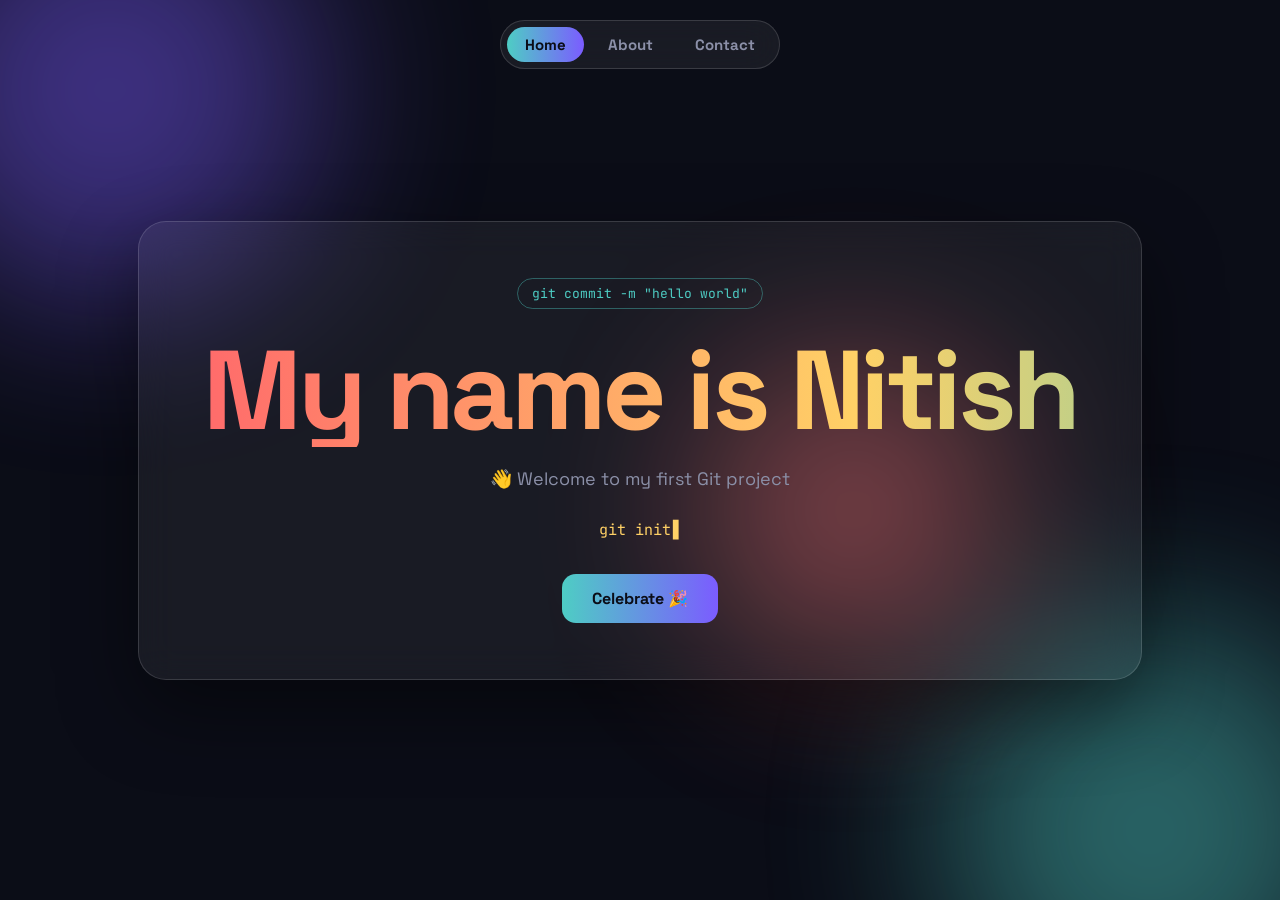
<file: index.html>
<!DOCTYPE html>
<html lang="en">
<head>
  <meta charset="UTF-8">
  <meta name="viewport" content="width=device-width, initial-scale=1.0">
  <title>My name is Nitish</title>
  <link href="https://fonts.googleapis.com/css2?family=Space+Grotesk:wght@400;700&family=JetBrains+Mono&display=swap" rel="stylesheet">
  <style>
    :root {
      --bg: #0b0d17;
      --text: #f2f3f8;
      --muted: #8b90a8;
      --a: #ff6b6b;
      --b: #ffd166;
      --c: #4ecdc4;
      --d: #7b5cff;
    }
    * { margin: 0; padding: 0; box-sizing: border-box; }

    body {
      min-height: 100vh;
      display: grid;
      place-items: center;
      background: var(--bg);
      color: var(--text);
      font-family: "Space Grotesk", sans-serif;
      overflow: hidden;
    }

    /* Moving colour blobs in the background */
    .blob {
      position: fixed;
      width: 420px; height: 420px;
      border-radius: 50%;
      filter: blur(90px);
      opacity: 0.45;
      animation: float 14s ease-in-out infinite alternate;
    }
    .blob.one   { background: var(--d); top: -120px; left: -100px; }
    .blob.two   { background: var(--c); bottom: -140px; right: -80px; animation-delay: -5s; }
    .blob.three { background: var(--a); top: 40%; left: 55%; width: 300px; height: 300px; animation-delay: -9s; }
    @keyframes float {
      to { transform: translate(80px, 60px) scale(1.15); }
    }

    /* Frosted glass card */
    .card {
      position: relative;
      text-align: center;
      padding: 56px 64px;
      margin: 16px;
      border-radius: 28px;
      background: rgba(255,255,255,0.06);
      border: 1px solid rgba(255,255,255,0.14);
      backdrop-filter: blur(18px);
      -webkit-backdrop-filter: blur(18px);
      box-shadow: 0 30px 80px rgba(0,0,0,0.45);
      animation: rise 0.9s cubic-bezier(.2,.8,.2,1) both;
    }
    @keyframes rise {
      from { opacity: 0; transform: translateY(40px) scale(0.96); }
    }

    .tag {
      display: inline-block;
      font-family: "JetBrains Mono", monospace;
      font-size: 13px;
      color: var(--c);
      border: 1px solid rgba(78,205,196,0.4);
      padding: 6px 14px;
      border-radius: 999px;
      margin-bottom: 26px;
    }

    h1 {
      font-size: clamp(48px, 11vw, 112px);
      font-weight: 700;
      line-height: 1;
      letter-spacing: -0.04em;
      background: linear-gradient(90deg, var(--a), var(--b), var(--c), var(--d), var(--a));
      background-size: 300% 100%;
      -webkit-background-clip: text;
      background-clip: text;
      color: transparent;
      animation: shine 6s linear infinite;
    }
    @keyframes shine { to { background-position: 300% 0; } }

    .wave { display: inline-block; animation: wave 2.2s ease-in-out infinite; transform-origin: 70% 70%; }
    @keyframes wave {
      0%, 60%, 100% { transform: rotate(0); }
      10%, 30% { transform: rotate(14deg); }
      20% { transform: rotate(-8deg); }
      40% { transform: rotate(-4deg); }
      50% { transform: rotate(10deg); }
    }

    p {
      margin-top: 20px;
      color: var(--muted);
      font-size: 18px;
    }

    .typed {
      margin-top: 30px;
      font-family: "JetBrains Mono", monospace;
      font-size: 15px;
      color: var(--b);
      min-height: 22px;
    }
    .typed::after {
      content: "▋";
      margin-left: 2px;
      animation: blink 1s steps(1) infinite;
    }
    @keyframes blink { 50% { opacity: 0; } }

    button {
      margin-top: 32px;
      font: inherit;
      font-weight: 700;
      color: var(--bg);
      background: linear-gradient(90deg, var(--c), var(--d));
      border: 0;
      padding: 14px 30px;
      border-radius: 14px;
      cursor: pointer;
      transition: transform .2s, box-shadow .2s;
    }
    button:hover { transform: translateY(-3px); box-shadow: 0 12px 30px rgba(123,92,255,0.45); }
    button:active { transform: translateY(0); }

    /* Confetti pieces */
    .confetti {
      position: fixed;
      top: -20px;
      width: 10px; height: 14px;
      border-radius: 2px;
      pointer-events: none;
      animation: fall linear forwards;
    }
    @keyframes fall {
      to { transform: translateY(110vh) rotate(720deg); }
    }

    @media (max-width: 520px) {
      .card { padding: 40px 24px; }
    }
    /* Menu at the top (same as style.css) */
    nav {
      position: fixed; top: 20px; left: 50%; transform: translateX(-50%);
      display: flex; gap: 6px; padding: 6px; border-radius: 999px;
      background: rgba(255,255,255,0.06); border: 1px solid rgba(255,255,255,0.14);
      backdrop-filter: blur(18px); -webkit-backdrop-filter: blur(18px); z-index: 10;
    }
    nav a {
      color: var(--muted); text-decoration: none; font-weight: 700; font-size: 15px;
      padding: 8px 18px; border-radius: 999px; transition: color .2s, background .2s;
    }
    nav a:hover { color: var(--text); background: rgba(255,255,255,0.08); }
    nav a.active { color: var(--bg); background: linear-gradient(90deg, var(--c), var(--d)); }
  </style>
</head>
<body>
  <div class="blob one"></div>
  <div class="blob two"></div>
  <div class="blob three"></div>

  <nav>
    <a href="index.html" class="active">Home</a>
    <a href="about.html">About</a>
    <a href="contact.html">Contact</a>
  </nav>

  <main class="card">
    <span class="tag">git commit -m "hello world"</span>
    <h1>My name is Nitish</h1>
    <p><span class="wave">👋</span> Welcome to my first Git project</p>
    <div class="typed" id="typed"></div>
    <button id="party">Celebrate 🎉</button>
  </main>

  <script>
    // Typewriter effect: types each Git command, deletes it, moves to the next
    const lines = [
      "git init",
      "git add index.html",
      "git commit -m \"Hello World\"",
      "git push origin main"
    ];
    const el = document.getElementById("typed");
    let line = 0, char = 0, deleting = false;

    function type() {
      const text = lines[line];
      el.textContent = text.slice(0, char);
      if (!deleting && char < text.length) { char++; setTimeout(type, 70); }
      else if (!deleting) { deleting = true; setTimeout(type, 1400); }
      else if (char > 0) { char--; setTimeout(type, 35); }
      else { deleting = false; line = (line + 1) % lines.length; setTimeout(type, 300); }
    }
    type();

    // Confetti burst when the button is clicked
    const colors = ["#ff6b6b", "#ffd166", "#4ecdc4", "#7b5cff", "#f2f3f8"];
    document.getElementById("party").addEventListener("click", () => {
      for (let i = 0; i < 120; i++) {
        const c = document.createElement("div");
        c.className = "confetti";
        c.style.left = Math.random() * 100 + "vw";
        c.style.background = colors[Math.floor(Math.random() * colors.length)];
        c.style.animationDuration = 2 + Math.random() * 2.5 + "s";
        c.style.animationDelay = Math.random() * 0.4 + "s";
        document.body.appendChild(c);
        setTimeout(() => c.remove(), 5000);
      }
    });
  </script>
</body>
</html>
</file>
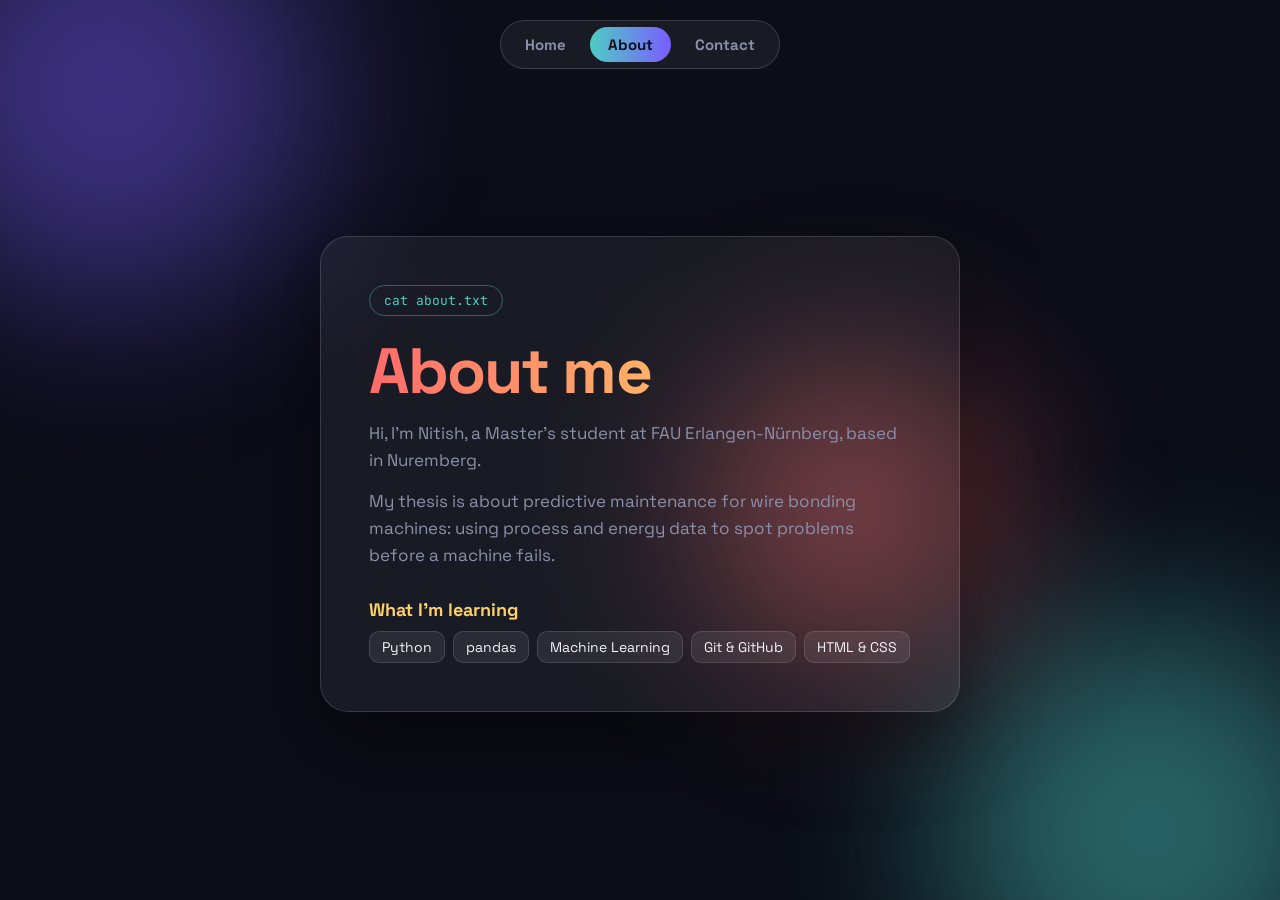
<file: about.html>
<!DOCTYPE html>
<html lang="en">
<head>
  <meta charset="UTF-8">
  <meta name="viewport" content="width=device-width, initial-scale=1.0">
  <title>About | Nitish</title>
  <link href="https://fonts.googleapis.com/css2?family=Space+Grotesk:wght@400;700&family=JetBrains+Mono&display=swap" rel="stylesheet">
  <link rel="stylesheet" href="style.css">
</head>
<body>
  <div class="blob one"></div>
  <div class="blob two"></div>
  <div class="blob three"></div>

  <nav>
    <a href="index.html">Home</a>
    <a href="about.html" class="active">About</a>
    <a href="contact.html">Contact</a>
  </nav>

  <main class="card">
    <span class="tag">cat about.txt</span>
    <h1>About me</h1>
    <p>Hi, I'm Nitish, a Master's student at FAU Erlangen-Nürnberg, based in Nuremberg.</p>
    <p>My thesis is about predictive maintenance for wire bonding machines: using process and energy data to spot problems before a machine fails.</p>

    <h2>What I'm learning</h2>
    <div class="chips">
      <span>Python</span>
      <span>pandas</span>
      <span>Machine Learning</span>
      <span>Git &amp; GitHub</span>
      <span>HTML &amp; CSS</span>
    </div>
  </main>
</body>
</html>
</file>
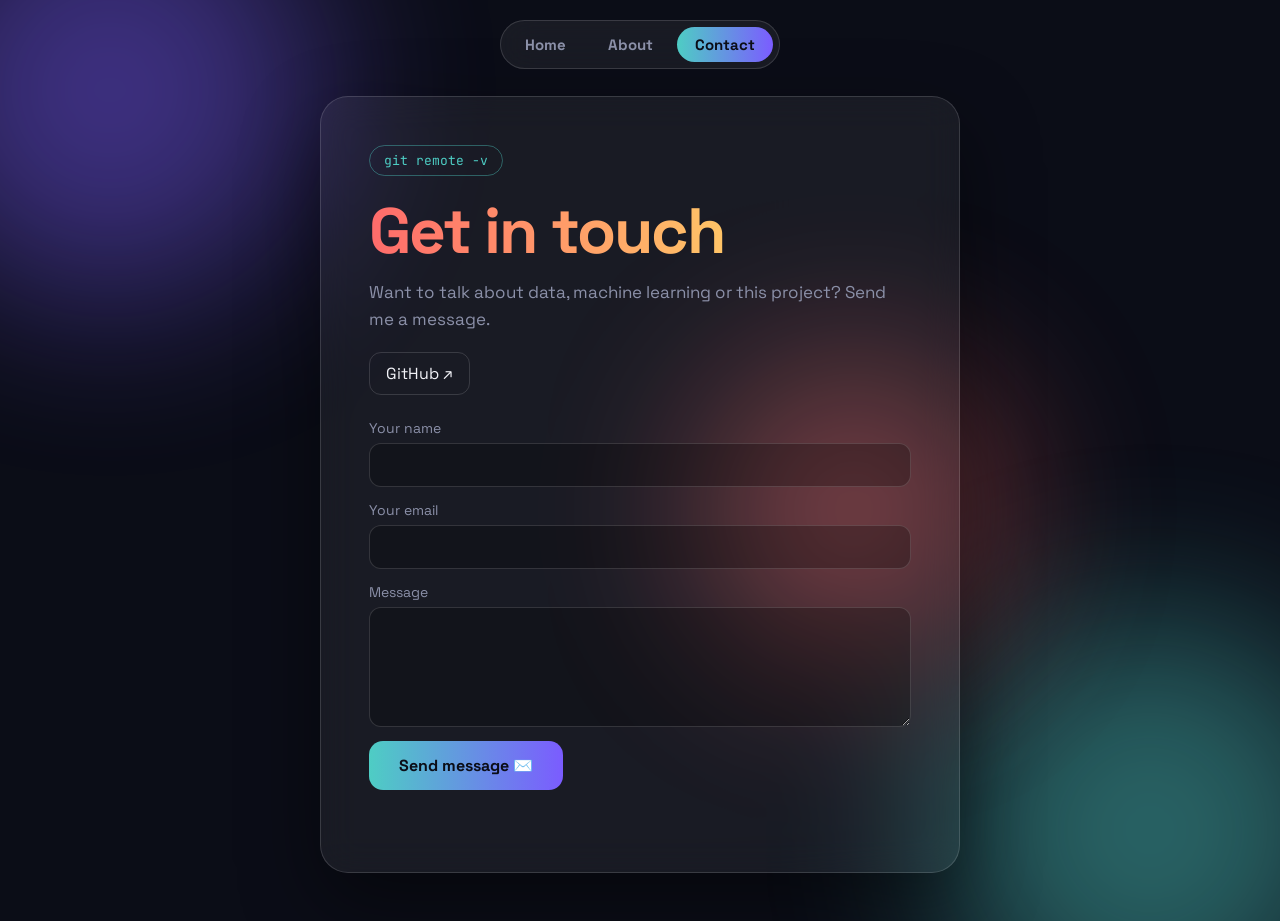
<file: contact.html>
<!DOCTYPE html>
<html lang="en">
<head>
  <meta charset="UTF-8">
  <meta name="viewport" content="width=device-width, initial-scale=1.0">
  <title>Contact | Nitish</title>
  <link href="https://fonts.googleapis.com/css2?family=Space+Grotesk:wght@400;700&family=JetBrains+Mono&display=swap" rel="stylesheet">
  <link rel="stylesheet" href="style.css">
</head>
<body>
  <div class="blob one"></div>
  <div class="blob two"></div>
  <div class="blob three"></div>

  <nav>
    <a href="index.html">Home</a>
    <a href="about.html">About</a>
    <a href="contact.html" class="active">Contact</a>
  </nav>

  <main class="card">
    <span class="tag">git remote -v</span>
    <h1>Get in touch</h1>
    <p>Want to talk about data, machine learning or this project? Send me a message.</p>

    <div class="links">
      <a href="https://github.com/nitishsavadakar" target="_blank">GitHub ↗</a>
    </div>

    <form id="contact-form">
      <label>Your name
        <input type="text" id="name" required>
      </label>
      <label>Your email
        <input type="email" id="email" required>
      </label>
      <label>Message
        <textarea id="message" required></textarea>
      </label>
      <button type="submit">Send message ✉️</button>
      <div class="note" id="note"></div>
    </form>
  </main>

  <script>
    // Demo only: nothing is sent anywhere, it just shows a thank-you note
    document.getElementById("contact-form").addEventListener("submit", (e) => {
      e.preventDefault();
      const name = document.getElementById("name").value;
      document.getElementById("note").textContent = "Thanks, " + name + "! (Demo form: nothing was actually sent.)";
      e.target.reset();
    });
  </script>
</body>
</html>
</file>
<file: style.css>
/* Shared look for about.html and contact.html (same colours as index.html) */
:root {
  --bg: #0b0d17;
  --text: #f2f3f8;
  --muted: #8b90a8;
  --a: #ff6b6b;
  --b: #ffd166;
  --c: #4ecdc4;
  --d: #7b5cff;
}
* { margin: 0; padding: 0; box-sizing: border-box; }

body {
  min-height: 100vh;
  display: grid;
  place-items: center;
  padding: 96px 16px 48px;
  background: var(--bg);
  color: var(--text);
  font-family: "Space Grotesk", sans-serif;
  overflow-x: hidden;
}

/* Moving colour blobs */
.blob {
  position: fixed;
  width: 420px; height: 420px;
  border-radius: 50%;
  filter: blur(90px);
  opacity: 0.45;
  z-index: -1;
  animation: float 14s ease-in-out infinite alternate;
}
.blob.one   { background: var(--d); top: -120px; left: -100px; }
.blob.two   { background: var(--c); bottom: -140px; right: -80px; animation-delay: -5s; }
.blob.three { background: var(--a); top: 40%; left: 55%; width: 300px; height: 300px; animation-delay: -9s; }
@keyframes float { to { transform: translate(80px, 60px) scale(1.15); } }

/* Menu at the top */
nav {
  position: fixed;
  top: 20px; left: 50%;
  transform: translateX(-50%);
  display: flex;
  gap: 6px;
  padding: 6px;
  border-radius: 999px;
  background: rgba(255,255,255,0.06);
  border: 1px solid rgba(255,255,255,0.14);
  backdrop-filter: blur(18px);
  -webkit-backdrop-filter: blur(18px);
  z-index: 10;
}
nav a {
  color: var(--muted);
  text-decoration: none;
  font-weight: 700;
  font-size: 15px;
  padding: 8px 18px;
  border-radius: 999px;
  transition: color .2s, background .2s;
}
nav a:hover { color: var(--text); background: rgba(255,255,255,0.08); }
nav a.active { color: var(--bg); background: linear-gradient(90deg, var(--c), var(--d)); }

/* Glass card */
.card {
  width: 100%;
  max-width: 640px;
  padding: 48px;
  border-radius: 28px;
  background: rgba(255,255,255,0.06);
  border: 1px solid rgba(255,255,255,0.14);
  backdrop-filter: blur(18px);
  -webkit-backdrop-filter: blur(18px);
  box-shadow: 0 30px 80px rgba(0,0,0,0.45);
  animation: rise 0.9s cubic-bezier(.2,.8,.2,1) both;
}
@keyframes rise { from { opacity: 0; transform: translateY(40px) scale(0.96); } }

.tag {
  display: inline-block;
  font-family: "JetBrains Mono", monospace;
  font-size: 13px;
  color: var(--c);
  border: 1px solid rgba(78,205,196,0.4);
  padding: 6px 14px;
  border-radius: 999px;
  margin-bottom: 22px;
}

h1 {
  font-size: clamp(40px, 8vw, 64px);
  line-height: 1.05;
  letter-spacing: -0.03em;
  background: linear-gradient(90deg, var(--a), var(--b), var(--c), var(--d), var(--a));
  background-size: 300% 100%;
  -webkit-background-clip: text;
  background-clip: text;
  color: transparent;
  animation: shine 6s linear infinite;
}
@keyframes shine { to { background-position: 300% 0; } }

h2 { font-size: 18px; margin: 28px 0 10px; color: var(--b); }
p  { color: var(--muted); font-size: 17px; line-height: 1.6; margin-top: 14px; }

/* Skill chips on the About page */
.chips { display: flex; flex-wrap: wrap; gap: 8px; }
.chips span {
  font-size: 14px;
  padding: 6px 12px;
  border-radius: 10px;
  background: rgba(255,255,255,0.08);
  border: 1px solid rgba(255,255,255,0.12);
}

/* Contact form */
form { display: grid; gap: 14px; margin-top: 24px; }
label { font-size: 14px; color: var(--muted); display: grid; gap: 6px; }
input, textarea {
  font: inherit;
  color: var(--text);
  background: rgba(0,0,0,0.25);
  border: 1px solid rgba(255,255,255,0.14);
  border-radius: 12px;
  padding: 12px 14px;
  outline: none;
  transition: border-color .2s;
}
input:focus, textarea:focus { border-color: var(--c); }
textarea { min-height: 120px; resize: vertical; }

button {
  justify-self: start;
  font: inherit;
  font-weight: 700;
  color: var(--bg);
  background: linear-gradient(90deg, var(--c), var(--d));
  border: 0;
  padding: 14px 30px;
  border-radius: 14px;
  cursor: pointer;
  transition: transform .2s, box-shadow .2s;
}
button:hover { transform: translateY(-3px); box-shadow: 0 12px 30px rgba(123,92,255,0.45); }

.links { display: flex; flex-wrap: wrap; gap: 10px; margin-top: 18px; }
.links a {
  color: var(--text);
  text-decoration: none;
  padding: 10px 16px;
  border-radius: 12px;
  border: 1px solid rgba(255,255,255,0.14);
  transition: border-color .2s;
}
.links a:hover { border-color: var(--c); }

.note { font-size: 14px; color: var(--c); min-height: 20px; }

@media (max-width: 520px) {
  .card { padding: 32px 22px; }
  nav a { padding: 8px 12px; font-size: 14px; }
}
</file>
